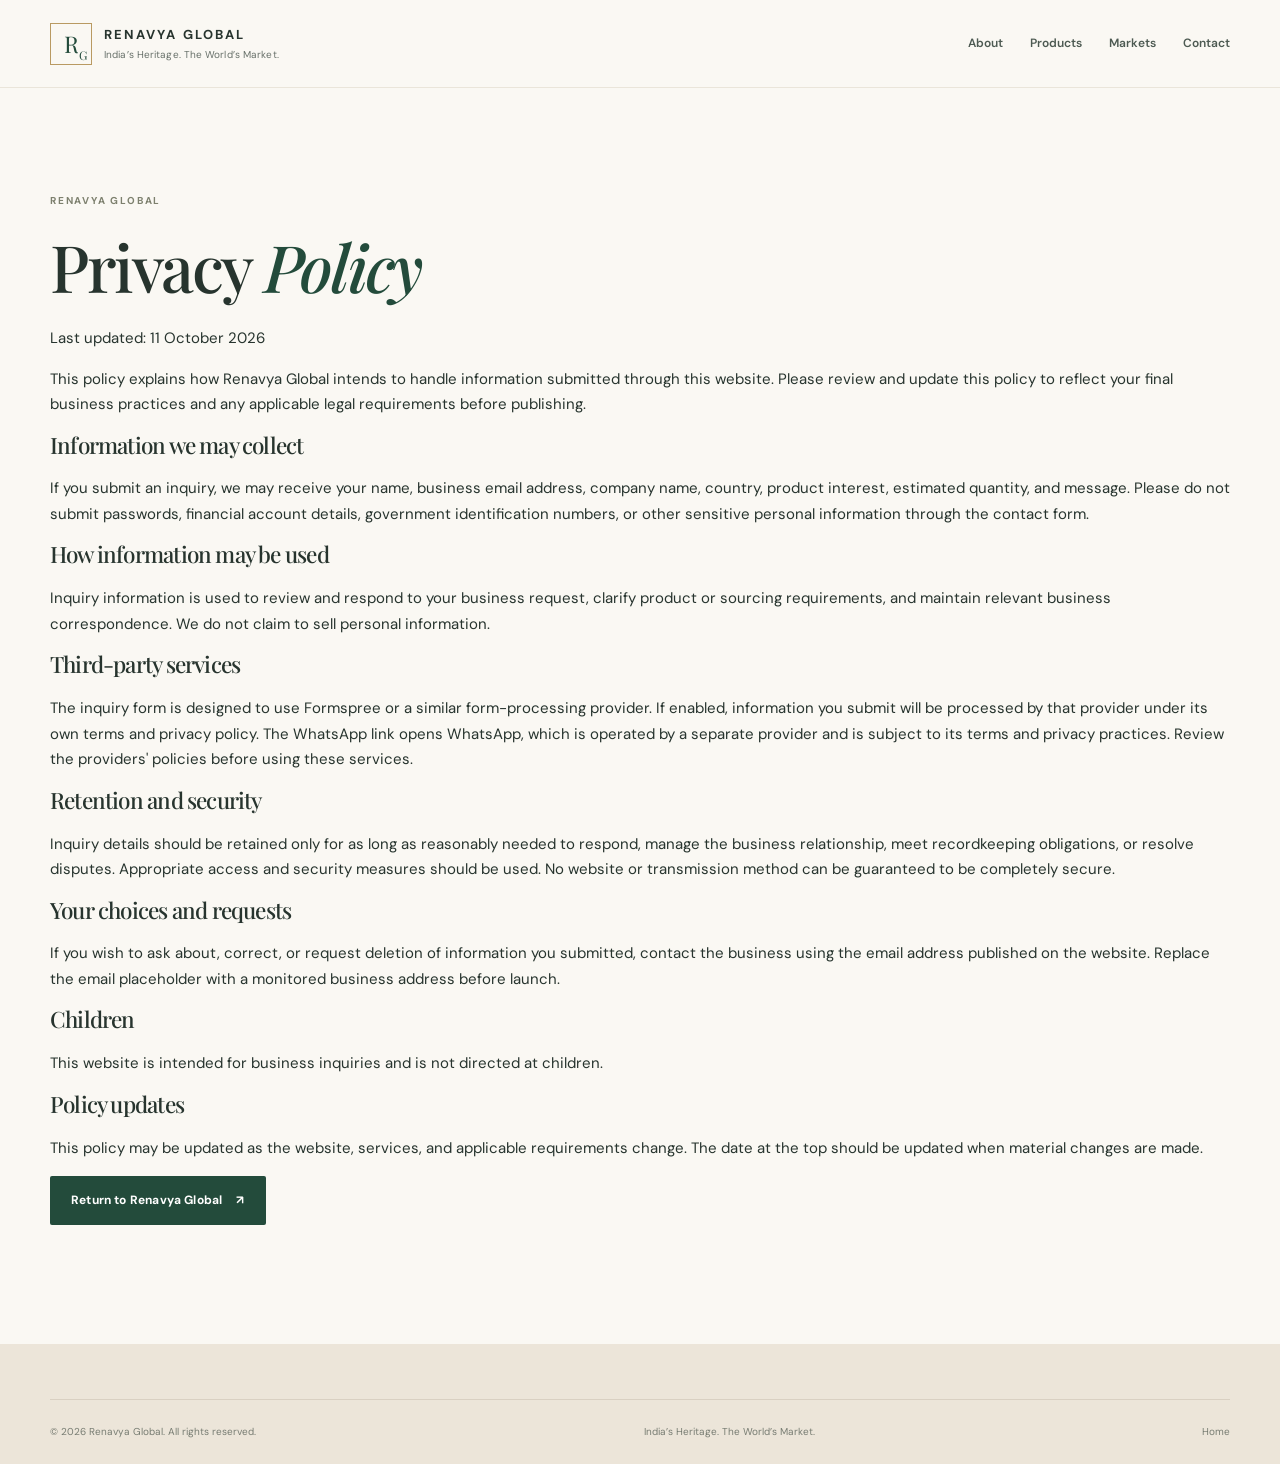
<file: privacy-policy.html>
<!doctype html>
<html lang="en">
<head>
  <meta charset="utf-8">
  <meta name="viewport" content="width=device-width, initial-scale=1">
  <meta name="theme-color" content="#faf8f3">
  <title>Privacy Policy | Renavya Global</title>
  <meta name="description" content="Learn how Renavya Global handles information submitted through business inquiries.">
  <link rel="icon" href="assets/images/favicon.svg" type="image/svg+xml">
  <link rel="stylesheet" href="assets/css/style.css">
  <script defer src="assets/js/main.js"></script>
</head>
<body>
  <a class="skip-link" href="#main">Skip to content</a>
  <header class="site-header" id="top">
    <div class="container header-inner">
      <a class="brand" href="index.html" aria-label="Renavya Global home"><span class="brand-mark" aria-hidden="true">R<span>G</span></span><span class="brand-copy"><strong>RENAVYA GLOBAL</strong><small>India’s Heritage. The World’s Market.</small></span></a>
      <button class="menu-toggle" aria-expanded="false" aria-controls="primary-nav" aria-label="Open navigation menu"><span></span><span></span><span></span></button>
      <nav id="primary-nav" class="primary-nav" aria-label="Main navigation"><a href="index.html#about">About</a><a href="index.html#products">Products</a><a href="index.html#markets">Markets</a><a href="index.html#contact">Contact</a></nav>
    </div>
  </header>
  <main id="main" class="section-pad">
    <article class="container legal-content">
      <p class="eyebrow">RENAVYA GLOBAL</p>
      <h1>Privacy <em>Policy</em></h1>
      <p class="legal-updated">Last updated: 11 October 2026</p>
      <p>This policy explains how Renavya Global intends to handle information submitted through this website. Please review and update this policy to reflect your final business practices and any applicable legal requirements before publishing.</p>
      <h2>Information we may collect</h2>
      <p>If you submit an inquiry, we may receive your name, business email address, company name, country, product interest, estimated quantity, and message. Please do not submit passwords, financial account details, government identification numbers, or other sensitive personal information through the contact form.</p>
      <h2>How information may be used</h2>
      <p>Inquiry information is used to review and respond to your business request, clarify product or sourcing requirements, and maintain relevant business correspondence. We do not claim to sell personal information.</p>
      <h2>Third-party services</h2>
      <p>The inquiry form is designed to use Formspree or a similar form-processing provider. If enabled, information you submit will be processed by that provider under its own terms and privacy policy. The WhatsApp link opens WhatsApp, which is operated by a separate provider and is subject to its terms and privacy practices. Review the providers' policies before using these services.</p>
      <h2>Retention and security</h2>
      <p>Inquiry details should be retained only for as long as reasonably needed to respond, manage the business relationship, meet recordkeeping obligations, or resolve disputes. Appropriate access and security measures should be used. No website or transmission method can be guaranteed to be completely secure.</p>
      <h2>Your choices and requests</h2>
      <p>If you wish to ask about, correct, or request deletion of information you submitted, contact the business using the email address published on the website. Replace the email placeholder with a monitored business address before launch.</p>
      <h2>Children</h2>
      <p>This website is intended for business inquiries and is not directed at children.</p>
      <h2>Policy updates</h2>
      <p>This policy may be updated as the website, services, and applicable requirements change. The date at the top should be updated when material changes are made.</p>
      <p><a class="button button-primary" href="index.html">Return to Renavya Global <span aria-hidden="true">↗</span></a></p>
    </article>
  </main>
  <footer class="site-footer"><div class="container footer-bottom"><p>© <span id="current-year">2026</span> Renavya Global. All rights reserved.</p><p>India’s Heritage. The World’s Market.</p><a href="index.html">Home</a></div></footer>
</body>
</html>
</file>
<file: assets/css/style.css>
@import url('https://fonts.googleapis.com/css2?family=DM+Sans:wght@400;500;600;700&family=Playfair+Display:ital,wght@0,500;0,600;0,700;1,500;1,600&display=swap');

:root{--ivory:#faf8f3;--beige:#f1e9dc;--white:#fff;--ink:#27342e;--muted:#68716a;--green:#234b3b;--green-hover:#183b2d;--gold:#b99a62;--line:#e5ded2;--serif:"Playfair Display",Georgia,serif;--sans:"DM Sans",Arial,sans-serif;--container:1180px;--shadow:0 18px 50px rgba(39,52,46,.08)}
*{box-sizing:border-box}html{scroll-behavior:smooth;scroll-padding-top:92px}body{margin:0;background:var(--ivory);color:var(--ink);font-family:var(--sans);font-size:15px;line-height:1.7;-webkit-font-smoothing:antialiased}img{display:block;max-width:100%;height:auto}a{color:inherit;text-decoration:none}button,input,textarea,select{font:inherit}button,a,input,textarea,select{outline-color:var(--gold);outline-offset:3px}.container{width:min(var(--container),calc(100% - 48px));margin-inline:auto}.section-pad{padding:104px 0}.skip-link{position:absolute;left:12px;top:-60px;background:var(--green);color:#fff;padding:10px 16px;z-index:1000}.skip-link:focus{top:12px}
.site-header{height:88px;background:rgba(250,248,243,.96);border-bottom:1px solid rgba(229,222,210,.75);position:sticky;top:0;z-index:100;backdrop-filter:blur(14px)}.header-inner{height:100%;display:flex;align-items:center;justify-content:space-between;gap:32px}.brand{display:inline-flex;align-items:center;gap:12px;min-width:max-content}.brand-mark{width:42px;height:42px;border:1px solid var(--gold);display:grid;place-items:center;font-family:var(--serif);font-size:23px;line-height:1;color:var(--green);position:relative}.brand-mark span{font-size:12px;position:absolute;right:3px;bottom:2px;background:var(--ivory);padding:1px}.brand-copy{display:flex;flex-direction:column;line-height:1.35}.brand-copy strong{font-size:13px;letter-spacing:.16em;font-weight:700}.brand-copy small{font-size:10px;letter-spacing:.01em;color:var(--muted);margin-top:4px}.primary-nav{display:flex;align-items:center;gap:27px}.primary-nav>a{font-size:12px;font-weight:600;color:#4d5a52;transition:color .2s}.primary-nav>a:hover{color:var(--gold)}.primary-nav .nav-cta{background:var(--green);color:#fff;padding:12px 17px;border-radius:2px}.nav-cta span{margin-left:10px}.menu-toggle{display:none;background:none;border:0;padding:10px;cursor:pointer}.menu-toggle span{display:block;width:24px;height:2px;background:var(--green);margin:5px}
.hero{padding-top:74px;padding-bottom:30px;overflow:hidden}.hero-grid{display:grid;grid-template-columns:1.02fr .98fr;align-items:center;gap:68px}.eyebrow{font-size:10px;font-weight:700;letter-spacing:.18em;color:#7d806e;margin:0 0 20px;display:flex;align-items:center;gap:10px}.eyebrow-line{height:1px;width:30px;background:var(--gold)}h1,h2,h3,p{margin-top:0}h1,h2{font-family:var(--serif);font-weight:500;letter-spacing:-.035em;line-height:1.12}h1{font-size:clamp(43px,5.1vw,68px);max-width:640px;margin-bottom:24px}h1 em,h2 em,.intro-statement em{color:var(--green);font-weight:500}h1 em,h2 em{font-style:italic}.hero-lead{font-size:15px;line-height:1.9;color:var(--muted);max-width:520px;margin-bottom:18px}.hero-tagline{font-family:var(--serif);font-size:17px;font-style:italic;color:var(--green);margin-bottom:30px}.hero-actions{display:flex;flex-wrap:wrap;gap:12px}.button{display:inline-flex;align-items:center;justify-content:center;gap:14px;min-height:48px;padding:13px 20px;border:1px solid transparent;border-radius:2px;font-size:12px;font-weight:700;letter-spacing:.015em;cursor:pointer;transition:background .2s,border-color .2s,transform .2s}.button:hover{transform:translateY(-2px)}.button-primary{background:var(--green);color:white}.button-primary:hover{background:var(--green-hover)}.button-secondary{border-color:#c9c6b9;color:var(--green);background:transparent}.button-secondary:hover{border-color:var(--green);background:#f4f0e7}.hero-note{display:flex;align-items:flex-start;gap:12px;color:var(--muted);font-size:11px;line-height:1.6;max-width:420px;margin-top:32px}.note-icon{color:var(--gold);font-size:18px;line-height:1}.hero-visual{position:relative;padding:0 25px 30px 0}.hero-image-wrap{height:515px;position:relative;overflow:hidden;background:var(--beige)}.hero-image-wrap:after{content:"";position:absolute;inset:45% 0 0;background:linear-gradient(transparent,rgba(18,37,28,.68))}.hero-image-wrap img{width:100%;height:100%;object-fit:cover;object-position:center}.image-caption{position:absolute;bottom:28px;left:30px;color:white;z-index:1}.caption-kicker{display:block;font-size:9px;letter-spacing:.2em;margin-bottom:9px}.image-caption strong{font-family:var(--serif);font-size:24px;line-height:1.25;font-weight:500}.hero-stamp{position:absolute;bottom:0;right:0;width:152px;height:152px;background:var(--beige);border:8px solid var(--ivory);border-radius:50%;display:flex;flex-direction:column;justify-content:center;align-items:center;color:var(--green);font-size:9px;letter-spacing:.15em;font-weight:700;gap:5px}.stamp-arrow{font-size:23px;color:var(--gold);line-height:1}.hero-deco{position:absolute;right:-20px;top:-36px;color:var(--gold);font-size:60px;font-weight:300}.hero-bottom{border-top:1px solid var(--line);margin-top:55px;padding-top:22px;display:flex;align-items:center;gap:22px;font-size:10px;color:#72796f;letter-spacing:.03em}.hero-bottom>span:first-child{font-weight:700;letter-spacing:.16em;color:var(--green)}.hero-bottom i{width:4px;height:4px;border-radius:50%;background:var(--gold)}
.intro-band{background:var(--beige);padding:62px 0;text-align:center}.intro-band-inner{max-width:790px}.intro-band .eyebrow{justify-content:center;margin-bottom:14px}.intro-statement{font-family:var(--serif);font-size:clamp(29px,4vw,43px);letter-spacing:-.03em;line-height:1.2;margin-bottom:13px}.intro-support{max-width:640px;margin:0 auto;color:var(--muted);font-size:13px;line-height:1.9}
.section-heading{max-width:720px;margin-bottom:46px}.section-heading h2,.markets-copy h2,.principles-grid h2,.faq-grid h2,.contact-copy h2{font-size:clamp(36px,4.2vw,52px);margin-bottom:22px}.section-intro{color:var(--muted);font-size:13px;line-height:1.9;max-width:590px}.split-heading{display:grid;grid-template-columns:1fr .8fr;gap:80px;align-items:end;max-width:none;margin-bottom:55px}.split-heading .section-intro{margin-bottom:6px}.about-grid{display:grid;grid-template-columns:.92fr 1.08fr;gap:78px;align-items:center}.about-photo{position:relative;height:570px;background:var(--beige)}.about-photo img{height:100%;width:100%;object-fit:cover}.photo-label{position:absolute;bottom:22px;left:22px;background:var(--ivory);padding:12px 16px;font-size:10px;color:var(--green);letter-spacing:.04em}.about-content{display:flex;flex-direction:column}.about-item{display:grid;grid-template-columns:42px 1fr;gap:20px;padding:23px 0;border-bottom:1px solid var(--line)}.about-item:first-child{padding-top:0}.item-number{font-size:10px;letter-spacing:.1em;color:var(--gold);padding-top:5px}.about-item h3{font-family:var(--serif);font-size:22px;font-weight:500;margin-bottom:7px}.about-item p{font-size:12px;color:var(--muted);line-height:1.85;margin-bottom:0}
.products-section{background:#f5f1e9}.product-grid{display:grid;grid-template-columns:repeat(4,1fr);gap:18px}.product-card{background:white;border:1px solid #e9e3d9;min-width:0;transition:transform .25s,box-shadow .25s}.product-card:hover{transform:translateY(-4px);box-shadow:var(--shadow)}.product-image{height:210px;position:relative;overflow:hidden;background:var(--beige)}.product-image img{width:100%;height:100%;object-fit:cover;transition:transform .5s}.product-card:hover .product-image img{transform:scale(1.04)}.product-index{position:absolute;left:14px;top:14px;background:var(--ivory);color:var(--green);padding:4px 8px;font-size:10px}.product-body{padding:22px 19px 24px}.product-status{font-size:8px;letter-spacing:.09em;font-weight:700;color:#888b7a;display:flex;align-items:center;gap:7px;margin-bottom:13px}.product-status span{width:6px;height:6px;border-radius:50%;background:var(--gold)}.product-body h3{font-family:var(--serif);font-size:21px;line-height:1.25;font-weight:500;margin-bottom:12px}.product-body>p:not(.product-status){font-size:11px;color:var(--muted);line-height:1.8;min-height:80px;margin-bottom:19px}.text-link{font-size:11px;color:var(--green);font-weight:700;border-bottom:1px solid #c9c9b9;padding-bottom:5px;display:inline-flex;gap:14px;align-items:center}.text-link:hover{border-color:var(--green)}.availability-note{font-size:11px;color:var(--muted);background:#ebe4d8;padding:17px 20px;margin:24px 0 0;line-height:1.7}.availability-note strong{color:var(--ink)}
.markets-section{background:var(--ivory)}.markets-grid{display:grid;grid-template-columns:.9fr 1.1fr;gap:80px;align-items:center}.markets-copy .section-intro{margin-bottom:20px}.markets-copy p:not(.eyebrow){font-size:13px;color:var(--muted);line-height:1.9}.markets-copy .button{margin-top:13px}.market-route{height:460px;background:#f1e9dc;position:relative;overflow:hidden}.route-orbit{position:absolute;border:1px solid rgba(185,154,98,.28);border-radius:50%;transform:rotate(-20deg)}.orbit-one{width:440px;height:280px;left:34px;top:82px}.orbit-two{width:520px;height:350px;left:-20px;top:46px}.route-lines{position:absolute;inset:0;width:100%;height:100%;color:var(--gold)}.map-node{position:absolute;display:flex;flex-direction:column;z-index:2}.map-node small{font-size:8px;letter-spacing:.16em;color:#7e806e;font-weight:700}.map-node strong{font-family:var(--serif);font-size:24px;font-weight:500;color:var(--green);line-height:1.4}.node-detail{font-size:9px;color:var(--muted);max-width:155px}.node-dot{width:10px;height:10px;border:2px solid var(--green);border-radius:50%;background:var(--ivory);margin-bottom:10px;box-shadow:0 0 0 5px rgba(35,75,59,.08)}.node-india{left:42px;bottom:80px}.node-dubai{left:55%;top:125px}.node-world{right:25px;top:42px}.map-center-mark{position:absolute;left:42%;top:53%;width:54px;height:54px;display:grid;place-items:center;border:1px solid var(--gold);border-radius:50%;font-family:var(--serif);color:var(--green);background:rgba(250,248,243,.7);font-size:17px}.map-disclaimer{position:absolute;bottom:14px;left:16px;right:16px;font-size:9px;color:#77796e;text-align:center}
.process-section{background:#fff}.centered-heading{text-align:center;margin-inline:auto}.centered-heading .eyebrow{justify-content:center}.centered-heading .section-intro{margin-inline:auto}.process-grid{list-style:none;margin:0;padding:0;display:grid;grid-template-columns:repeat(5,1fr);border-top:1px solid var(--line)}.process-grid li{position:relative;padding:26px 22px 0 0;margin-right:20px}.process-number{font-size:10px;color:var(--gold);letter-spacing:.12em}.process-icon{width:43px;height:43px;border:1px solid var(--line);border-radius:50%;display:grid;place-items:center;color:var(--green);font-size:20px;margin:18px 0}.process-grid h3{font-family:var(--serif);font-size:19px;line-height:1.3;font-weight:500;margin-bottom:10px}.process-grid p{font-size:11px;color:var(--muted);line-height:1.8;margin-bottom:0}
.principles-section{background:var(--beige)}.principles-grid{display:grid;grid-template-columns:.8fr 1.2fr;gap:100px}.principles-grid .section-intro{margin-bottom:25px}.principle-list article{display:grid;grid-template-columns:35px 1fr;gap:20px;padding:18px 0;border-bottom:1px solid rgba(39,52,46,.12)}.principle-list article:first-child{padding-top:0}.principle-list article>span{font-size:10px;color:var(--gold);padding-top:3px}.principle-list h3{font-family:var(--serif);font-size:19px;font-weight:500;margin-bottom:4px}.principle-list p{font-size:11px;color:var(--muted);margin-bottom:0}
.faq-section{background:#fff}.faq-grid{display:grid;grid-template-columns:.75fr 1.25fr;gap:100px}.faq-grid .section-intro{margin-bottom:25px}.faq-list details{border-bottom:1px solid var(--line);padding:19px 0}.faq-list details:first-child{border-top:1px solid var(--line)}.faq-list summary{font-family:var(--serif);font-size:18px;line-height:1.45;cursor:pointer;list-style:none;position:relative;padding-right:35px}.faq-list summary::-webkit-details-marker{display:none}.faq-list summary:after{content:"+";position:absolute;right:3px;top:0;color:var(--gold);font-family:var(--sans);font-size:21px}.faq-list details[open] summary:after{content:"−"}.faq-list details p{font-size:12px;color:var(--muted);line-height:1.85;margin:13px 35px 0 0}
.contact-section{background:#f4efe6}.contact-grid{display:grid;grid-template-columns:.82fr 1.18fr;gap:88px;align-items:start}.contact-copy{padding-top:28px}.contact-copy>p:not(.eyebrow){color:var(--muted);font-size:13px;line-height:1.9;max-width:440px;margin-bottom:35px}.contact-detail{display:flex;gap:16px;align-items:center;margin:22px 0}.contact-symbol{width:42px;height:42px;border:1px solid #d9cbb2;color:var(--green);display:grid;place-items:center;font-size:18px}.contact-detail small{font-size:9px;color:#828475;letter-spacing:.16em;font-weight:700}.contact-detail p{font-size:12px;margin:3px 0 0;overflow-wrap:anywhere}.contact-assurance{display:flex;gap:12px;align-items:flex-start;border-top:1px solid #ded6c9;padding-top:20px;margin-top:35px;max-width:430px}.contact-assurance>span{color:var(--gold)}.contact-assurance p{font-size:10px;color:var(--muted);margin:0}.contact-assurance a{text-decoration:underline;text-underline-offset:3px;color:var(--green)}.contact-form-card{background:white;padding:34px 36px;box-shadow:var(--shadow);border:1px solid #eee8df}.form-heading{display:flex;justify-content:space-between;align-items:baseline;gap:10px;margin-bottom:22px}.form-heading h3{font-family:var(--serif);font-size:25px;font-weight:500;margin:0}.form-heading p{font-size:10px;color:var(--muted);margin:0}.form-row{display:flex;flex-direction:column;gap:7px;margin-bottom:15px}.form-row label{font-size:11px;font-weight:700;color:#45534a}.optional{font-weight:400;color:#899087}.form-row input,.form-row select,.form-row textarea{width:100%;border:1px solid #e2ddd4;background:#fdfcf9;border-radius:1px;padding:12px 13px;color:var(--ink);font-size:12px;min-height:45px}.form-row textarea{resize:vertical;min-height:100px}.form-row input::placeholder,.form-row textarea::placeholder{color:#a0a39a}.form-row input:focus,.form-row select:focus,.form-row textarea:focus{border-color:var(--gold);outline:2px solid rgba(185,154,98,.16)}.form-trap{position:absolute;left:-5000px;width:1px;height:1px;overflow:hidden}.form-privacy{font-size:10px;color:var(--muted);line-height:1.7}.form-actions{display:grid;grid-template-columns:1fr 1fr;gap:10px;margin-top:18px}.form-actions .button{padding:12px 13px;min-width:0;font-size:10px}.whatsapp-button{background:#edf4ed;color:#1e6745;border-color:#cbdccf}.whatsapp-button:hover{background:#e1eee3}.whatsapp-icon{font-size:16px}.form-status{font-size:12px;margin:13px 0 0;min-height:0}.form-status:empty{display:none}.form-status.success{padding:11px;background:#edf5ed;color:#245b37}.form-status.error{padding:11px;background:#fff0eb;color:#8a3020}.form-footnote{font-size:9px;line-height:1.7;color:#8a8c83;margin:14px 0 0}
.site-footer{background:#ece5d9;padding:55px 0 0}.footer-main{display:grid;grid-template-columns:1.5fr .8fr .8fr 1fr;gap:50px;padding-bottom:45px}.footer-brand>p{font-size:11px;line-height:1.8;color:var(--muted);max-width:260px;margin-top:20px}.footer-links{display:flex;flex-direction:column;gap:10px;align-items:flex-start}.footer-links h3{font-size:10px;letter-spacing:.15em;text-transform:uppercase;margin:3px 0 7px;color:var(--green)}.footer-links a{font-size:11px;color:#68716a;overflow-wrap:anywhere}.footer-links a:hover{color:var(--green);text-decoration:underline;text-underline-offset:3px}.footer-bottom{border-top:1px solid #d9d0c2;min-height:65px;display:flex;align-items:center;justify-content:space-between;gap:20px}.footer-bottom p,.footer-bottom a{font-size:10px;color:#777c72;margin:0}.back-top{font-weight:700;color:var(--green)!important}
@media(max-width:1050px){.primary-nav{gap:16px}.primary-nav>a{font-size:11px}.hero-grid{gap:35px}.hero-image-wrap{height:460px}.product-grid{grid-template-columns:repeat(2,1fr)}.product-image{height:245px}.product-body>p:not(.product-status){min-height:0}.about-grid{gap:45px}.markets-grid,.contact-grid{gap:48px}.principles-grid,.faq-grid{gap:55px}.footer-main{gap:28px}}
@media(max-width:800px){.section-pad{padding:76px 0}.site-header{height:76px}.container{width:min(var(--container),calc(100% - 36px))}.menu-toggle{display:block}.primary-nav{display:none;position:absolute;top:75px;left:0;right:0;background:var(--ivory);border-bottom:1px solid var(--line);padding:18px 24px 24px;flex-direction:column;align-items:stretch;gap:0;box-shadow:0 18px 25px rgba(39,52,46,.07)}.primary-nav.is-open{display:flex}.primary-nav>a{font-size:13px;padding:12px 0;border-bottom:1px solid var(--line)}.primary-nav .nav-cta{margin-top:14px;text-align:center;padding:13px}.hero{padding-top:55px}.hero-grid{grid-template-columns:1fr;gap:40px}.hero-copy{max-width:650px}.hero-visual{max-width:650px;width:100%;margin-inline:auto}.hero-image-wrap{height:min(105vw,530px)}.hero-bottom{flex-wrap:wrap;gap:12px 18px;margin-top:35px}.split-heading{grid-template-columns:1fr;gap:10px}.about-grid{grid-template-columns:1fr;gap:40px}.about-photo{height:430px;max-width:600px}.markets-grid,.principles-grid,.faq-grid,.contact-grid{grid-template-columns:1fr;gap:42px}.markets-copy{max-width:650px}.market-route{max-width:650px;width:100%;margin-inline:auto}.process-grid{grid-template-columns:repeat(2,1fr);row-gap:25px;border-top:0}.process-grid li{border-top:1px solid var(--line);padding-top:20px;margin-right:15px}.process-grid li:last-child{grid-column:1/-1;max-width:50%}.principles-grid{gap:30px}.contact-copy{padding-top:0}.footer-main{grid-template-columns:repeat(2,1fr);gap:35px}.footer-brand{grid-column:1/-1}.footer-bottom{flex-wrap:wrap;padding:18px 0}.contact-form-card{padding:28px}}
@media(max-width:520px){.container{width:calc(100% - 32px)}.brand-mark{width:37px;height:37px;font-size:20px}.brand{gap:9px}.brand-copy strong{font-size:11px;letter-spacing:.12em}.brand-copy small{font-size:9px}.hero{padding-top:42px}.eyebrow{font-size:9px;letter-spacing:.14em}h1{font-size:43px}.hero-lead{font-size:13px}.hero-actions{align-items:stretch;flex-direction:column}.hero-actions .button{width:100%}.hero-visual{padding-right:12px;padding-bottom:20px}.hero-image-wrap{height:410px}.image-caption{left:20px;bottom:22px}.image-caption strong{font-size:21px}.hero-stamp{width:118px;height:118px;font-size:8px;border-width:6px}.hero-deco{right:-8px;top:-27px;font-size:45px}.hero-bottom{font-size:9px}.hero-bottom>span:first-child{width:100%}.intro-band{padding:48px 0}.section-pad{padding:65px 0}.section-heading h2,.markets-copy h2,.principles-grid h2,.faq-grid h2,.contact-copy h2{font-size:38px}.about-photo{height:370px}.about-item{grid-template-columns:27px 1fr;gap:13px}.product-grid{grid-template-columns:1fr;gap:16px}.product-image{height:250px}.product-body{padding:21px}.product-body h3{font-size:23px}.product-body>p:not(.product-status){font-size:12px}.market-route{height:390px}.orbit-one{width:330px;height:220px;left:15px;top:90px}.orbit-two{width:390px;height:280px;left:-35px;top:55px}.node-india{left:20px;bottom:65px}.node-dubai{left:49%;top:135px}.node-world{right:12px;top:25px}.map-node strong{font-size:19px}.node-detail{font-size:8px;max-width:125px}.route-lines{transform:scale(.85);transform-origin:center}.map-disclaimer{font-size:8px}.process-grid{grid-template-columns:1fr;gap:0}.process-grid li,.process-grid li:last-child{grid-column:auto;max-width:none;margin:0;padding:20px 0;display:grid;grid-template-columns:38px 1fr;column-gap:15px}.process-number{grid-row:1/4}.process-icon{grid-column:2;margin:0 0 12px;width:35px;height:35px}.process-grid h3{grid-column:2;margin-bottom:6px}.process-grid p{grid-column:2}.principle-list article{gap:13px}.faq-list summary{font-size:16px}.contact-form-card{padding:23px 18px}.form-heading{display:block}.form-heading p{margin-top:4px}.form-actions{grid-template-columns:1fr}.form-actions .button{font-size:11px}.footer-main{grid-template-columns:1fr 1fr;gap:28px 20px}.footer-brand{grid-column:1/-1}.footer-contact{grid-column:1/-1}.footer-bottom{display:grid;grid-template-columns:1fr auto;gap:8px}.footer-bottom p:nth-child(2){grid-column:1/-1;grid-row:2}.footer-bottom .back-top{grid-column:2;grid-row:1}}
@media(prefers-reduced-motion:reduce){html{scroll-behavior:auto}*,*::before,*::after{animation-duration:.01ms!important;animation-iteration-count:1!important;transition-duration:.01ms!important;scroll-behavior:auto!important}}
</file>
